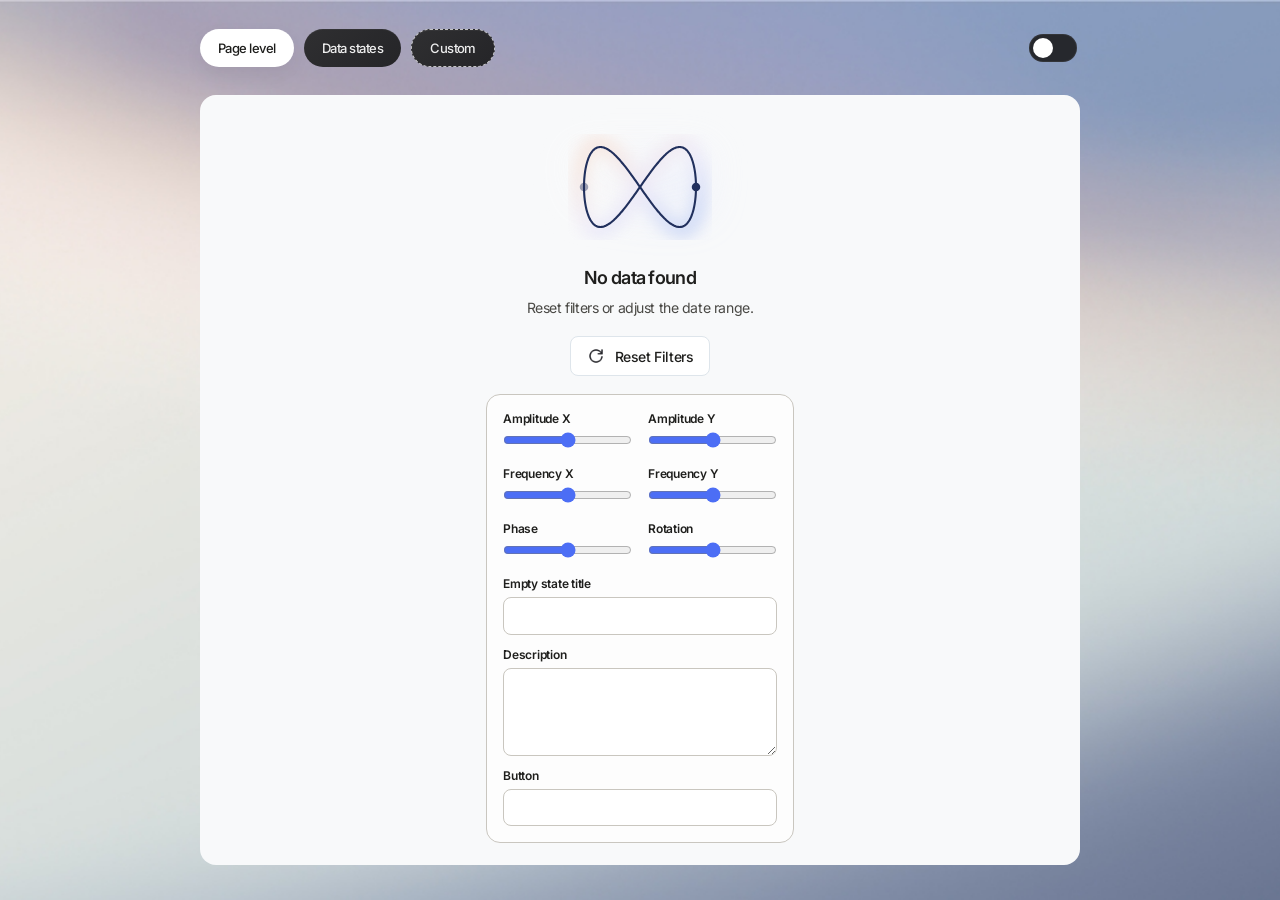
<file: index.html>
<!DOCTYPE html>
<html lang="en">
  <head>
    <meta charset="UTF-8" />
    <meta name="viewport" content="width=device-width, initial-scale=1.0" />
    <title>Zero States</title>
    <link
      rel="icon"
      href="data:image/svg+xml,%3Csvg xmlns='http://www.w3.org/2000/svg' viewBox='0 0 64 64'%3E%3Crect width='64' height='64' rx='16' fill='%23f3f1ec'/%3E%3Ccircle cx='26' cy='26' r='10' fill='none' stroke='%23878682' stroke-width='5'/%3E%3Cpath d='M35 35l11 11' stroke='%23878682' stroke-width='5' stroke-linecap='round'/%3E%3C/svg%3E"
    />
    <link rel="preconnect" href="https://fonts.googleapis.com" />
    <link rel="preconnect" href="https://fonts.gstatic.com" crossorigin />
    <link
      href="https://fonts.googleapis.com/css2?family=Inter:wght@400;500;600&display=swap"
      rel="stylesheet"
    />
    <link rel="stylesheet" href="./styles.css" />
  </head>
  <body>
    <main class="app-shell">
      <header class="topbar">
        <div class="tab-list" role="tablist" aria-label="Zero states"></div>
        <button
          class="theme-toggle"
          id="theme-toggle"
          type="button"
          aria-label="Turn on dark mode"
          aria-pressed="false"
        >
          <span class="toggle-track">
            <span class="toggle-thumb"></span>
          </span>
        </button>
      </header>

      <section class="panel" id="panel" role="tabpanel" aria-live="polite">
        <div class="state" id="state">
          <div class="state-preview">
            <div class="illustration" id="illustration" aria-hidden="true"></div>
            <h1 class="state-title" id="state-title"></h1>
            <p class="state-body" id="state-body"></p>
            <button class="state-button" id="state-button" type="button"></button>
          </div>
          <form class="custom-controls" id="custom-controls" aria-label="Custom Lissajous controls">
            <label class="control-field">
              <span class="control-label">Amplitude X</span>
              <input id="control-amplitude-x" type="range" min="24" max="80" step="1" />
              <output class="control-value" id="value-amplitude-x" for="control-amplitude-x"></output>
            </label>
            <label class="control-field">
              <span class="control-label">Amplitude Y</span>
              <input id="control-amplitude-y" type="range" min="24" max="80" step="1" />
              <output class="control-value" id="value-amplitude-y" for="control-amplitude-y"></output>
            </label>
            <label class="control-field">
              <span class="control-label">Frequency X</span>
              <input id="control-frequency-x" type="range" min="1" max="5" step="1" />
              <output class="control-value" id="value-frequency-x" for="control-frequency-x"></output>
            </label>
            <label class="control-field">
              <span class="control-label">Frequency Y</span>
              <input id="control-frequency-y" type="range" min="1" max="5" step="1" />
              <output class="control-value" id="value-frequency-y" for="control-frequency-y"></output>
            </label>
            <label class="control-field">
              <span class="control-label">Phase</span>
              <input id="control-phase" type="range" min="0" max="6.28" step="0.01" />
              <output class="control-value" id="value-phase" for="control-phase"></output>
            </label>
            <label class="control-field">
              <span class="control-label">Rotation</span>
              <input id="control-rotation" type="range" min="-0.8" max="0.8" step="0.01" />
              <output class="control-value" id="value-rotation" for="control-rotation"></output>
            </label>
            <label class="control-field control-field-full">
              <span class="control-label">Empty state title</span>
              <input id="control-title" type="text" />
            </label>
            <label class="control-field control-field-full">
              <span class="control-label">Description</span>
              <textarea id="control-description" rows="3"></textarea>
            </label>
            <label class="control-field control-field-full">
              <span class="control-label">Button</span>
              <input id="control-button" type="text" />
            </label>
          </form>
        </div>
      </section>
    </main>

    <script src="./script.js"></script>
  </body>
</html>
</file>
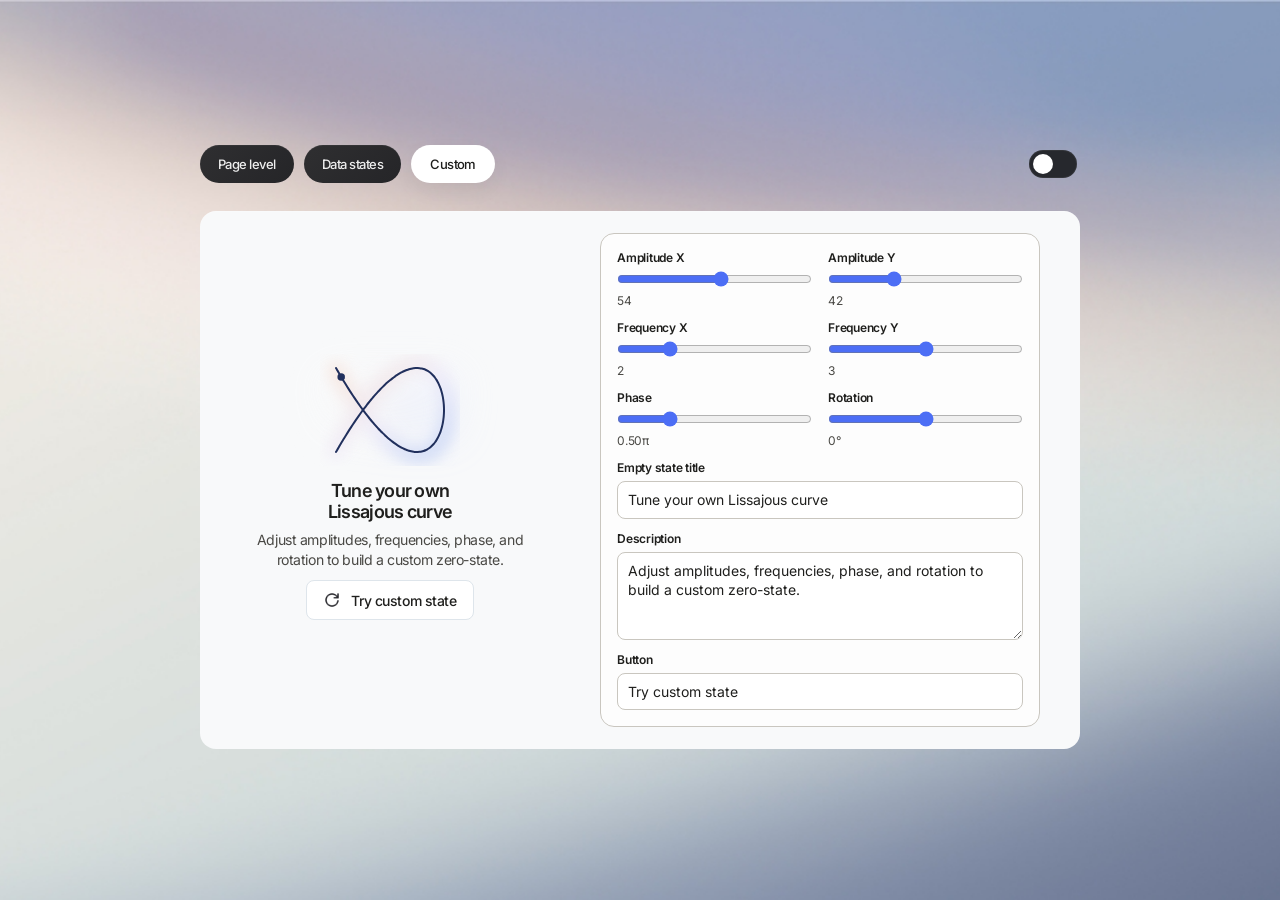
<file: custom.html>
<!DOCTYPE html>
<html lang="en">
  <head>
    <meta charset="UTF-8" />
    <meta name="viewport" content="width=device-width, initial-scale=1.0" />
    <title>Zero States - Custom</title>
    <link
      rel="icon"
      href="data:image/svg+xml,%3Csvg xmlns='http://www.w3.org/2000/svg' viewBox='0 0 64 64'%3E%3Crect width='64' height='64' rx='16' fill='%23f3f1ec'/%3E%3Ccircle cx='26' cy='26' r='10' fill='none' stroke='%23878682' stroke-width='5'/%3E%3Cpath d='M35 35l11 11' stroke='%23878682' stroke-width='5' stroke-linecap='round'/%3E%3C/svg%3E"
    />
    <link rel="preconnect" href="https://fonts.googleapis.com" />
    <link rel="preconnect" href="https://fonts.gstatic.com" crossorigin />
    <link
      href="https://fonts.googleapis.com/css2?family=Inter:wght@400;500;600&display=swap"
      rel="stylesheet"
    />
    <link rel="stylesheet" href="./styles.css" />
  </head>
  <body data-page="custom">
    <main class="app-shell">
      <header class="topbar">
        <nav class="tab-list" aria-label="Zero state pages"></nav>
        <button
          class="theme-toggle"
          id="theme-toggle"
          type="button"
          aria-label="Turn on dark mode"
          aria-pressed="false"
        >
          <span class="toggle-track">
            <span class="toggle-thumb"></span>
          </span>
        </button>
      </header>

      <section class="panel">
        <div class="state" id="state">
          <div class="state-preview">
            <div class="illustration" id="illustration" aria-hidden="true"></div>
            <h1 class="state-title" id="state-title"></h1>
            <p class="state-body" id="state-body"></p>
            <button class="state-button" id="state-button" type="button"></button>
          </div>
          <form class="custom-controls" id="custom-controls" aria-label="Custom Lissajous controls">
            <label class="control-field">
              <span class="control-label">Amplitude X</span>
              <input id="control-amplitude-x" type="range" min="24" max="80" step="1" />
              <output class="control-value" id="value-amplitude-x" for="control-amplitude-x"></output>
            </label>
            <label class="control-field">
              <span class="control-label">Amplitude Y</span>
              <input id="control-amplitude-y" type="range" min="24" max="80" step="1" />
              <output class="control-value" id="value-amplitude-y" for="control-amplitude-y"></output>
            </label>
            <label class="control-field">
              <span class="control-label">Frequency X</span>
              <input id="control-frequency-x" type="range" min="1" max="5" step="1" />
              <output class="control-value" id="value-frequency-x" for="control-frequency-x"></output>
            </label>
            <label class="control-field">
              <span class="control-label">Frequency Y</span>
              <input id="control-frequency-y" type="range" min="1" max="5" step="1" />
              <output class="control-value" id="value-frequency-y" for="control-frequency-y"></output>
            </label>
            <label class="control-field">
              <span class="control-label">Phase</span>
              <input id="control-phase" type="range" min="0" max="6.28" step="0.01" />
              <output class="control-value" id="value-phase" for="control-phase"></output>
            </label>
            <label class="control-field">
              <span class="control-label">Rotation</span>
              <input id="control-rotation" type="range" min="-0.8" max="0.8" step="0.01" />
              <output class="control-value" id="value-rotation" for="control-rotation"></output>
            </label>
            <label class="control-field control-field-full">
              <span class="control-label">Empty state title</span>
              <input id="control-title" type="text" />
            </label>
            <label class="control-field control-field-full">
              <span class="control-label">Description</span>
              <textarea id="control-description" rows="3"></textarea>
            </label>
            <label class="control-field control-field-full">
              <span class="control-label">Button</span>
              <input id="control-button" type="text" />
            </label>
          </form>
        </div>
      </section>
    </main>

    <script src="./script.js"></script>
  </body>
</html>
</file>
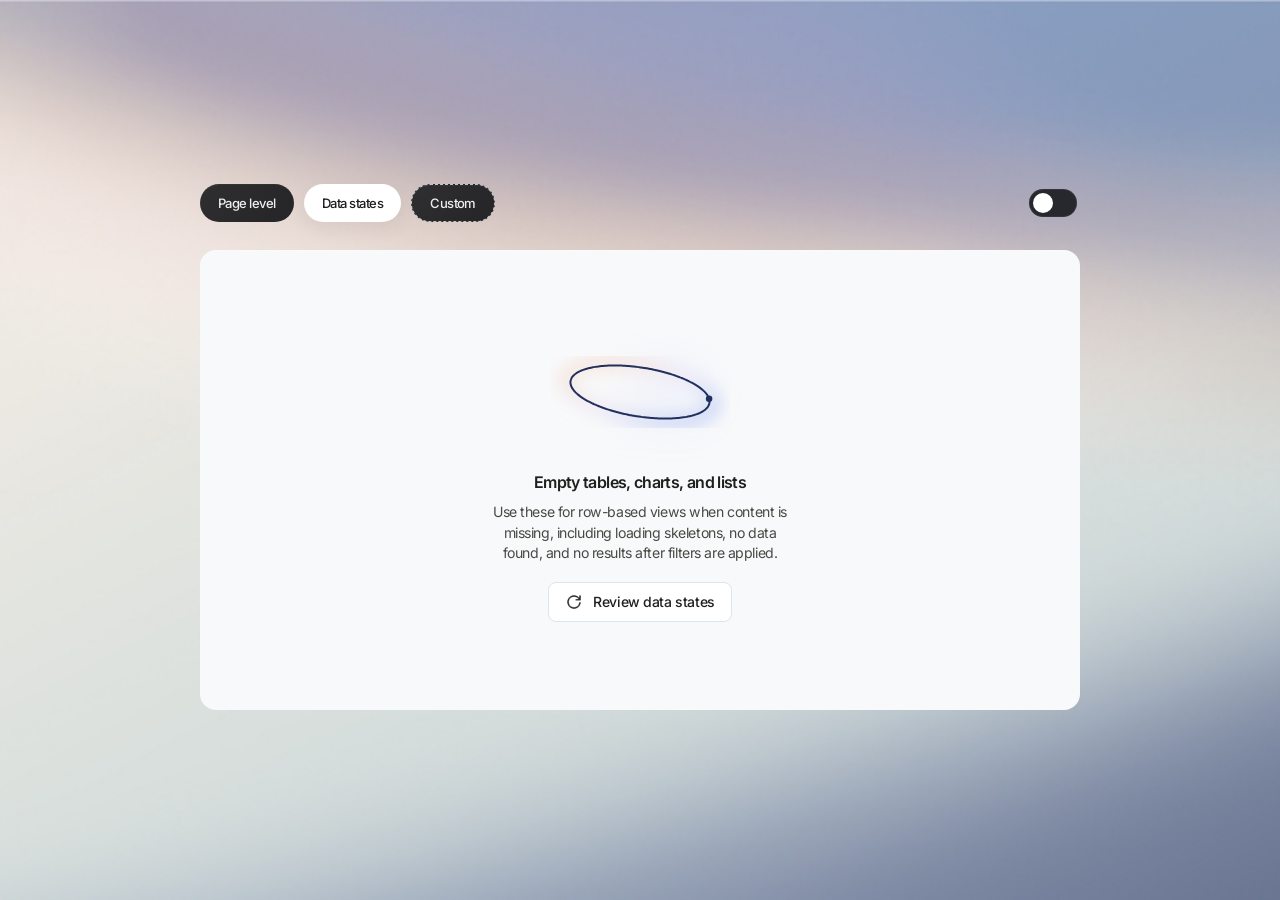
<file: data-states.html>
<!DOCTYPE html>
<html lang="en">
  <head>
    <meta charset="UTF-8" />
    <meta name="viewport" content="width=device-width, initial-scale=1.0" />
    <title>Zero States - Data States</title>
    <link
      rel="icon"
      href="data:image/svg+xml,%3Csvg xmlns='http://www.w3.org/2000/svg' viewBox='0 0 64 64'%3E%3Crect width='64' height='64' rx='16' fill='%23f3f1ec'/%3E%3Ccircle cx='26' cy='26' r='10' fill='none' stroke='%23878682' stroke-width='5'/%3E%3Cpath d='M35 35l11 11' stroke='%23878682' stroke-width='5' stroke-linecap='round'/%3E%3C/svg%3E"
    />
    <link rel="preconnect" href="https://fonts.googleapis.com" />
    <link rel="preconnect" href="https://fonts.gstatic.com" crossorigin />
    <link
      href="https://fonts.googleapis.com/css2?family=Inter:wght@400;500;600&display=swap"
      rel="stylesheet"
    />
    <link rel="stylesheet" href="./styles.css" />
  </head>
  <body data-page="data-states">
    <main class="app-shell">
      <header class="topbar">
        <nav class="tab-list" aria-label="Zero state pages"></nav>
        <button
          class="theme-toggle"
          id="theme-toggle"
          type="button"
          aria-label="Turn on dark mode"
          aria-pressed="false"
        >
          <span class="toggle-track">
            <span class="toggle-thumb"></span>
          </span>
        </button>
      </header>

      <section class="panel">
        <div class="state" id="state">
          <div class="state-preview">
            <div class="illustration" id="illustration" aria-hidden="true"></div>
            <h1 class="state-title" id="state-title"></h1>
            <p class="state-body" id="state-body"></p>
            <button class="state-button" id="state-button" type="button"></button>
          </div>
        </div>
      </section>
    </main>

    <script src="./script.js"></script>
  </body>
</html>
</file>
<file: styles.css>
:root {
  color-scheme: light;
  --bg: #ebf0f5;
  --bg-image: url("./bg-light.png");
  --surface: #f8f9fa;
  --surface-strong: #ffffff;
  --line: #c9c6bf;
  --line-strong: #b6b2ab;
  --text: #1f1f1d;
  --muted: #4a4945;
  --icon: #878682;
  --brand-indigo: #4c6ef5;
  --brand-indigo-strong: #3b5bdb;
  --brand-indigo-soft: #dbe4ff;
  --brand-cyan: #e3fafc;
  --brand-cyan-strong: #74c0fc;
  --brand-warm: #ffd7c2;
  --brand-warm-soft: #fff1e8;
  --art-ink: #21305d;
  --art-accent: #4c6ef5;
  --art-accent-strong: #90a7ff;
  --art-indigo-light: #748ffc;
  --art-guide: rgba(76, 110, 245, 0.18);
  --art-guide-faint: rgba(76, 110, 245, 0.08);
  --art-node: #21305d;
  --art-frame: rgba(76, 110, 245, 0.08);
  --art-grad-warm: #f4ddd3;
  --art-grad-soft: #ebe5f8;
  --art-grad-cool: #bdccf4;
  --art-grad-cyan: #edf7fb;
  --shadow-lg:
    0 24px 60px rgba(76, 110, 245, 0.1),
    0 8px 24px rgba(23, 32, 59, 0.06);
}

body.dark {
  color-scheme: dark;
  --bg: #101115;
  --bg-image: url("./bg-dark.png");
  --surface: #191b20;
  --surface-strong: #191b20;
  --line: rgba(255, 255, 255, 0.08);
  --line-strong: rgba(255, 255, 255, 0.16);
  --text: #f3f0e9;
  --muted: #c5c1b9;
  --icon: #a39f98;
  --brand-indigo: #4c6ef5;
  --brand-indigo-strong: #7f98ff;
  --brand-indigo-soft: rgba(76, 110, 245, 0.22);
  --brand-cyan: #e3fafc;
  --brand-cyan-strong: #8ce8f5;
  --brand-warm: #ffb790;
  --brand-warm-soft: rgba(255, 183, 144, 0.16);
  --art-ink: #e3fafc;
  --art-accent: #93b9ff;
  --art-accent-strong: #7ce8f2;
  --art-indigo-light: #edf2ff;
  --art-guide: rgba(227, 250, 252, 0.16);
  --art-guide-faint: rgba(227, 250, 252, 0.08);
  --art-node: #e3fafc;
  --art-frame: rgba(76, 110, 245, 0.16);
  --art-grad-warm: #a89288;
  --art-grad-soft: #767ca8;
  --art-grad-cool: #6f7fb3;
  --art-grad-cyan: #cfdde4;
  --shadow-lg:
    0 28px 80px rgba(0, 0, 0, 0.34),
    0 12px 28px rgba(76, 110, 245, 0.16);
}

* {
  box-sizing: border-box;
}

html,
body {
  min-height: 100%;
}

body {
  margin: 0;
  background-color: var(--bg);
  background-image: var(--bg-image);
  background-position: center;
  background-repeat: no-repeat;
  background-size: cover;
  color: var(--text);
  font-family: "Inter", sans-serif;
  display: flex;
  align-items: center;
  justify-content: center;
}

button {
  font: inherit;
}

.app-shell {
  width: min(100%, 920px);
  margin: 0 auto;
  padding: 12px 20px 18px;
  min-height: 100vh;
  display: flex;
  flex-direction: column;
  justify-content: center;
}

.topbar {
  display: flex;
  align-items: flex-start;
  justify-content: space-between;
  gap: 24px;
  padding-bottom: 2px;
}

.tab-list {
  display: flex;
  flex-wrap: wrap;
  gap: 10px;
}

.tab-button {
  display: inline-flex;
  align-items: center;
  text-decoration: none;
  min-height: 38px;
  padding: 0 18px;
  border: 0;
  border-radius: 999px;
  background: linear-gradient(135deg, #2f2f31, #252528);
  color: rgba(255, 255, 255, 0.92);
  font-size: 13px;
  font-weight: 500;
  letter-spacing: -0.04em;
  cursor: pointer;
  box-shadow: inset 0 1px 0 rgba(255, 255, 255, 0.04);
  transition: background 180ms ease, color 180ms ease, transform 180ms ease, box-shadow 180ms ease;
}

.tab-button:hover {
  transform: translateY(-1px);
  box-shadow:
    inset 0 1px 0 rgba(255, 255, 255, 0.06),
    0 8px 20px rgba(17, 17, 17, 0.06);
}

.tab-button[aria-selected="true"],
.tab-button[aria-current="page"] {
  background: #ffffff;
  color: #1d1d1b;
  box-shadow: 0 8px 20px rgba(17, 17, 17, 0.05);
}

.dark .tab-button {
  background: linear-gradient(135deg, #2a2c31, #202227);
  color: rgba(255, 255, 255, 0.88);
}

.dark .tab-button[aria-selected="true"],
.dark .tab-button[aria-current="page"] {
  background: #f3f0e8;
  color: #18191d;
}

.tab-button#tab-custom {
  border: 1.5px dashed rgba(255, 255, 255, 0.72);
  background: linear-gradient(135deg, #2f2f31, #252528);
  color: rgba(255, 255, 255, 0.92);
  box-shadow: inset 0 1px 0 rgba(255, 255, 255, 0.04);
}

.tab-button#tab-custom:hover {
  box-shadow:
    inset 0 1px 0 rgba(255, 255, 255, 0.06),
    0 8px 20px rgba(17, 17, 17, 0.06);
}

.tab-button#tab-custom[aria-selected="true"],
.tab-button#tab-custom[aria-current="page"] {
  background: #ffffff;
  color: #1d1d1b;
  box-shadow: 0 8px 20px rgba(17, 17, 17, 0.05);
}

.dark .tab-button#tab-custom,
.dark .tab-button#tab-custom[aria-selected="true"],
.dark .tab-button#tab-custom[aria-current="page"] {
  border-color: rgba(255, 255, 255, 0.72);
}

.dark .tab-button#tab-custom {
  background: linear-gradient(135deg, #2a2c31, #202227);
  color: rgba(255, 255, 255, 0.88);
  box-shadow: inset 0 1px 0 rgba(255, 255, 255, 0.04);
}

.dark .tab-button#tab-custom[aria-selected="true"],
.dark .tab-button#tab-custom[aria-current="page"] {
  background: #f3f0e8;
  color: #18191d;
}

.tab-button:focus-visible,
.theme-toggle:focus-visible,
.state-button:focus-visible {
  outline: 3px solid rgba(31, 31, 29, 0.18);
  outline-offset: 3px;
}

.dark .tab-button:focus-visible,
.dark .theme-toggle:focus-visible,
.dark .state-button:focus-visible {
  outline-color: rgba(255, 255, 255, 0.2);
}

.theme-toggle {
  display: inline-flex;
  align-items: center;
  justify-content: center;
  min-width: 54px;
  height: 38px;
  padding: 0;
  border: 0;
  background: transparent;
  cursor: pointer;
}

.toggle-track {
  position: relative;
  display: block;
  width: 48px;
  height: 28px;
  border-radius: 999px;
  background: #26282d;
  box-shadow: inset 0 0 0 1px rgba(255, 255, 255, 0.06);
  transition: background 180ms ease, box-shadow 180ms ease;
}

.toggle-thumb {
  position: absolute;
  top: 4px;
  left: 4px;
  width: 20px;
  height: 20px;
  border-radius: 999px;
  background: #ffffff;
  transition: transform 180ms ease, background 180ms ease;
}

.theme-toggle[aria-pressed="true"] .toggle-track {
  background: #f2efe7;
  box-shadow: inset 0 0 0 1px rgba(17, 17, 17, 0.08);
}

.theme-toggle[aria-pressed="true"] .toggle-thumb {
  transform: translateX(20px);
  background: #191a1e;
}

.panel {
  width: 100%;
  margin: 26px 0 0;
  min-height: 460px;
  border-radius: 16px;
  background: var(--surface);
  box-shadow: inset 0 1px 0 rgba(255, 255, 255, 0.18);
  padding: 22px;
}

.state {
  position: relative;
  min-height: 400px;
  display: grid;
  place-content: center;
  justify-items: center;
  text-align: center;
  gap: 10px;
  animation: fadeUp 280ms ease;
}

.state-preview {
  display: contents;
}

.illustration {
  position: relative;
  width: 220px;
  height: 140px;
  margin-bottom: 0;
}

.artboard {
  position: absolute;
  inset: 0;
  display: grid;
  place-items: center;
}

.artboard::before {
  content: "";
  position: absolute;
  inset: 22px 30px;
  border-radius: 24px;
  background:
    radial-gradient(circle at 38% 40%, rgba(244, 221, 211, 0.14), transparent 42%),
    radial-gradient(circle at 70% 54%, rgba(116, 143, 252, 0.12), transparent 58%),
    linear-gradient(180deg, rgba(255, 255, 255, 0.28), rgba(255, 255, 255, 0));
  opacity: 0.62;
  filter: blur(16px);
}

.dark .artboard::before {
  background:
    radial-gradient(circle at 38% 40%, rgba(168, 146, 136, 0.07), transparent 42%),
    radial-gradient(circle at 70% 54%, rgba(207, 221, 228, 0.06), transparent 58%),
    linear-gradient(180deg, rgba(255, 255, 255, 0.05), rgba(255, 255, 255, 0));
}

.art-svg {
  width: 100%;
  height: 100%;
  overflow: visible;
  position: relative;
  z-index: 1;
}

.graphic-guide,
.graphic-guide-faint {
  fill: none;
  stroke: var(--art-guide);
  stroke-width: 1.1;
  vector-effect: non-scaling-stroke;
}

.graphic-guide-faint {
  stroke: var(--art-guide-faint);
}

.graphic-frame {
  fill: var(--art-frame);
  stroke: var(--art-guide);
  stroke-width: 1.1;
}

.graphic-primary,
.graphic-secondary,
.graphic-tertiary {
  fill: none;
  vector-effect: non-scaling-stroke;
  stroke-linecap: round;
  stroke-linejoin: round;
}

.graphic-primary {
  stroke: var(--art-ink);
  stroke-width: 2;
}

.graphic-secondary {
  stroke: var(--art-accent);
  stroke-width: 2.2;
}

.graphic-tertiary {
  stroke: var(--art-accent-strong);
  stroke-width: 1.6;
  opacity: 0.56;
}

.graphic-glow {
  opacity: 0.7;
}

.graphic-node {
  fill: var(--art-node);
  animation: nodePulse 2.8s ease-in-out infinite;
}

.graphic-node-soft {
  opacity: 0.42;
}

.lissajous-svg,
.waves-svg,
.harmonics-svg,
.rosette-svg {
  animation: driftGraphic 6.4s ease-in-out infinite;
}

.state-curve-svg {
  animation: driftGraphic 6.8s ease-in-out infinite;
}

.waves-svg {
  animation-duration: 7.8s;
}

.harmonics-svg {
  animation-duration: 5.6s;
}

.rosette-svg {
  animation-duration: 6.8s;
}

.loop-a,
.loop-b,
.wave-main,
.wave-alt,
.wave-tert,
.harmonic-a,
.harmonic-b,
.harmonic-c,
.rosette-primary,
.rosette-secondary,
.rosette-tertiary {
  stroke-dasharray: 220 16;
}

.loop-a,
.wave-main,
.harmonic-a,
.rosette-primary {
  animation: traceForward 8s linear infinite;
}

.loop-b,
.wave-alt,
.harmonic-b,
.rosette-secondary {
  animation: traceReverse 10s linear infinite;
}

.wave-tert,
.harmonic-c,
.rosette-tertiary {
  animation: traceForward 12s linear infinite;
}

.wave-glow,
.lissajous-glow,
.harmonic-glow,
.rosette-glow {
  animation: glowPulse 4.8s ease-in-out infinite;
}

.curve-glow {
  animation: glowPulse 4.8s ease-in-out infinite;
}

.curve-path {
  stroke-dasharray: 320 18;
  animation: traceForward 10s linear infinite;
}

.curve-path-page {
  stroke: var(--art-ink);
  stroke-width: 2.1;
  stroke-dasharray: none;
  animation: none;
}

.curve-path-custom {
  stroke-dasharray: none;
  animation: none;
}

.motion-node {
  fill: var(--art-ink);
  animation: none;
}

.motion-node-page-soft {
  fill: var(--art-ink);
}

.dark .motion-node {
  fill: var(--brand-cyan);
}

.dark .motion-node-page-soft {
  fill: rgba(227, 250, 252, 0.68);
}

.state-title {
  margin: 0;
  max-width: 28ch;
  font-size: 18px;
  font-weight: 600;
  letter-spacing: -0.04em;
  text-wrap: balance;
}

.state-body {
  margin: 0;
  max-width: 34ch;
  color: var(--muted);
  font-size: clamp(13px, 1.1vw, 15px);
  line-height: 1.45;
  letter-spacing: -0.03em;
}

.state[data-scenario="data-states"] .state-title {
  font-size: clamp(16px, 1.25vw, 18px);
}

.state[data-scenario="custom"] {
  width: 100%;
  max-width: 860px;
  grid-template-columns: minmax(0, 300px) minmax(0, 440px);
  grid-template-areas: "preview controls";
  align-items: center;
  justify-items: stretch;
  justify-content: center;
  column-gap: 60px;
  row-gap: 0;
  text-align: center;
}

.state[data-scenario="custom"] .state-preview {
  grid-area: preview;
  display: grid;
  justify-items: center;
  align-content: center;
  gap: 8px;
}

.state[data-scenario="custom"] .custom-controls {
  grid-area: controls;
  width: 100%;
  margin-top: 0;
  align-self: center;
}

.state[data-scenario="custom"] .illustration {
  margin-bottom: -8px;
}

.state[data-scenario="custom"] .state-title {
  max-width: 20ch;
  text-align: center;
}

.state[data-scenario="custom"] .state-body {
  max-width: 30ch;
  text-align: center;
}

.state[data-scenario="custom"] .state-button {
  margin-top: 2px;
}

.custom-controls {
  width: min(100%, 620px);
  display: grid;
  grid-template-columns: repeat(2, minmax(0, 1fr));
  gap: 12px 16px;
  margin-top: 8px;
  padding: 16px;
  border: 1px solid var(--line);
  border-radius: 14px;
  background: rgba(255, 255, 255, 0.7);
  text-align: left;
}

.custom-controls[hidden] {
  display: none;
}

.dark .custom-controls {
  background: rgba(255, 255, 255, 0.04);
}

.control-field {
  display: grid;
  gap: 6px;
}

.control-field-full {
  grid-column: 1 / -1;
}

.control-label {
  font-size: 12px;
  font-weight: 600;
  letter-spacing: -0.02em;
}

.control-field input[type="text"],
.control-field textarea {
  width: 100%;
  padding: 8px 10px;
  border: 1px solid var(--line);
  border-radius: 8px;
  background: var(--surface-strong);
  color: var(--text);
  font: 400 14px/1.4 "Inter", sans-serif;
  resize: vertical;
}

.control-field textarea {
  min-height: 88px;
}

.control-field input[type="range"] {
  width: 100%;
  margin: 0;
  accent-color: var(--brand-indigo);
}

.control-value {
  color: var(--muted);
  font-size: 12px;
  letter-spacing: -0.02em;
}

.state-button {
  margin-top: 8px;
  min-height: 40px;
  padding: 0 16px;
  border: 1px solid #dee5eb;
  border-radius: 8px;
  background: #ffffff;
  color: var(--text);
  font-size: 14px;
  font-weight: 500;
  letter-spacing: -0.03em;
  cursor: pointer;
  display: inline-flex;
  align-items: center;
  justify-content: center;
  transition: transform 180ms ease, background 180ms ease;
}

.state-button:hover {
  transform: translateY(-1px);
  background: rgba(255, 255, 255, 0.2);
}

.dark .state-button {
  color: #1f1f1d;
}

.dark .state-button:hover {
  background: #ffffff;
}

.state-button::before {
  content: "";
  margin-right: 10px;
  width: 18px;
  height: 18px;
  flex: 0 0 18px;
  background-image: url("./reload.png");
  background-repeat: no-repeat;
  background-position: center;
  background-size: contain;
}

@keyframes fadeUp {
  from {
    opacity: 0;
    transform: translateY(8px);
  }
  to {
    opacity: 1;
    transform: translateY(0);
  }
}

@keyframes driftGraphic {
  0%,
  100% {
    transform: translateY(0);
  }
  50% {
    transform: translateY(-4px);
  }
}

@keyframes traceForward {
  from {
    stroke-dashoffset: 0;
  }
  to {
    stroke-dashoffset: -236;
  }
}

@keyframes traceReverse {
  from {
    stroke-dashoffset: 0;
  }
  to {
    stroke-dashoffset: 236;
  }
}

@keyframes glowPulse {
  0%,
  100% {
    opacity: 0.5;
    transform: scale(1);
  }
  50% {
    opacity: 0.9;
    transform: scale(1.02);
  }
}

@keyframes nodePulse {
  0%,
  100% {
    opacity: 0.9;
    transform: scale(1);
  }
  50% {
    opacity: 1;
    transform: scale(1.18);
  }
}

@media (max-width: 900px) {
  body {
    display: block;
  }

  .app-shell {
    padding: 10px 12px 16px;
    min-height: 100vh;
  }

  .topbar {
    align-items: stretch;
    flex-direction: column;
  }

  .theme-toggle {
    align-self: flex-end;
  }

  .panel {
    min-height: 360px;
    margin-top: 20px;
    padding: 16px;
  }

  .state {
    min-height: 300px;
  }

  .illustration {
    width: 176px;
    height: 112px;
  }

  .tab-button {
    font-size: 12px;
    min-height: 34px;
    padding: 0 12px;
  }

  .state-title {
    font-size: 18px;
  }

  .state-button {
    font-size: 13px;
  }

  .state-body {
    font-size: 13px;
  }

  .state[data-scenario="custom"] {
    max-width: none;
    grid-template-columns: 1fr;
    grid-template-areas:
      "preview"
      "controls";
    justify-items: center;
    text-align: center;
  }

  .state[data-scenario="custom"] .state-preview {
    gap: 10px;
  }

  .custom-controls {
    grid-template-columns: 1fr;
    width: min(100%, 360px);
  }
}

@media (prefers-reduced-motion: reduce) {
  *,
  *::before,
  *::after {
    animation-duration: 0.01ms !important;
    animation-iteration-count: 1 !important;
    transition-duration: 0.01ms !important;
    scroll-behavior: auto !important;
  }
}
</file>
